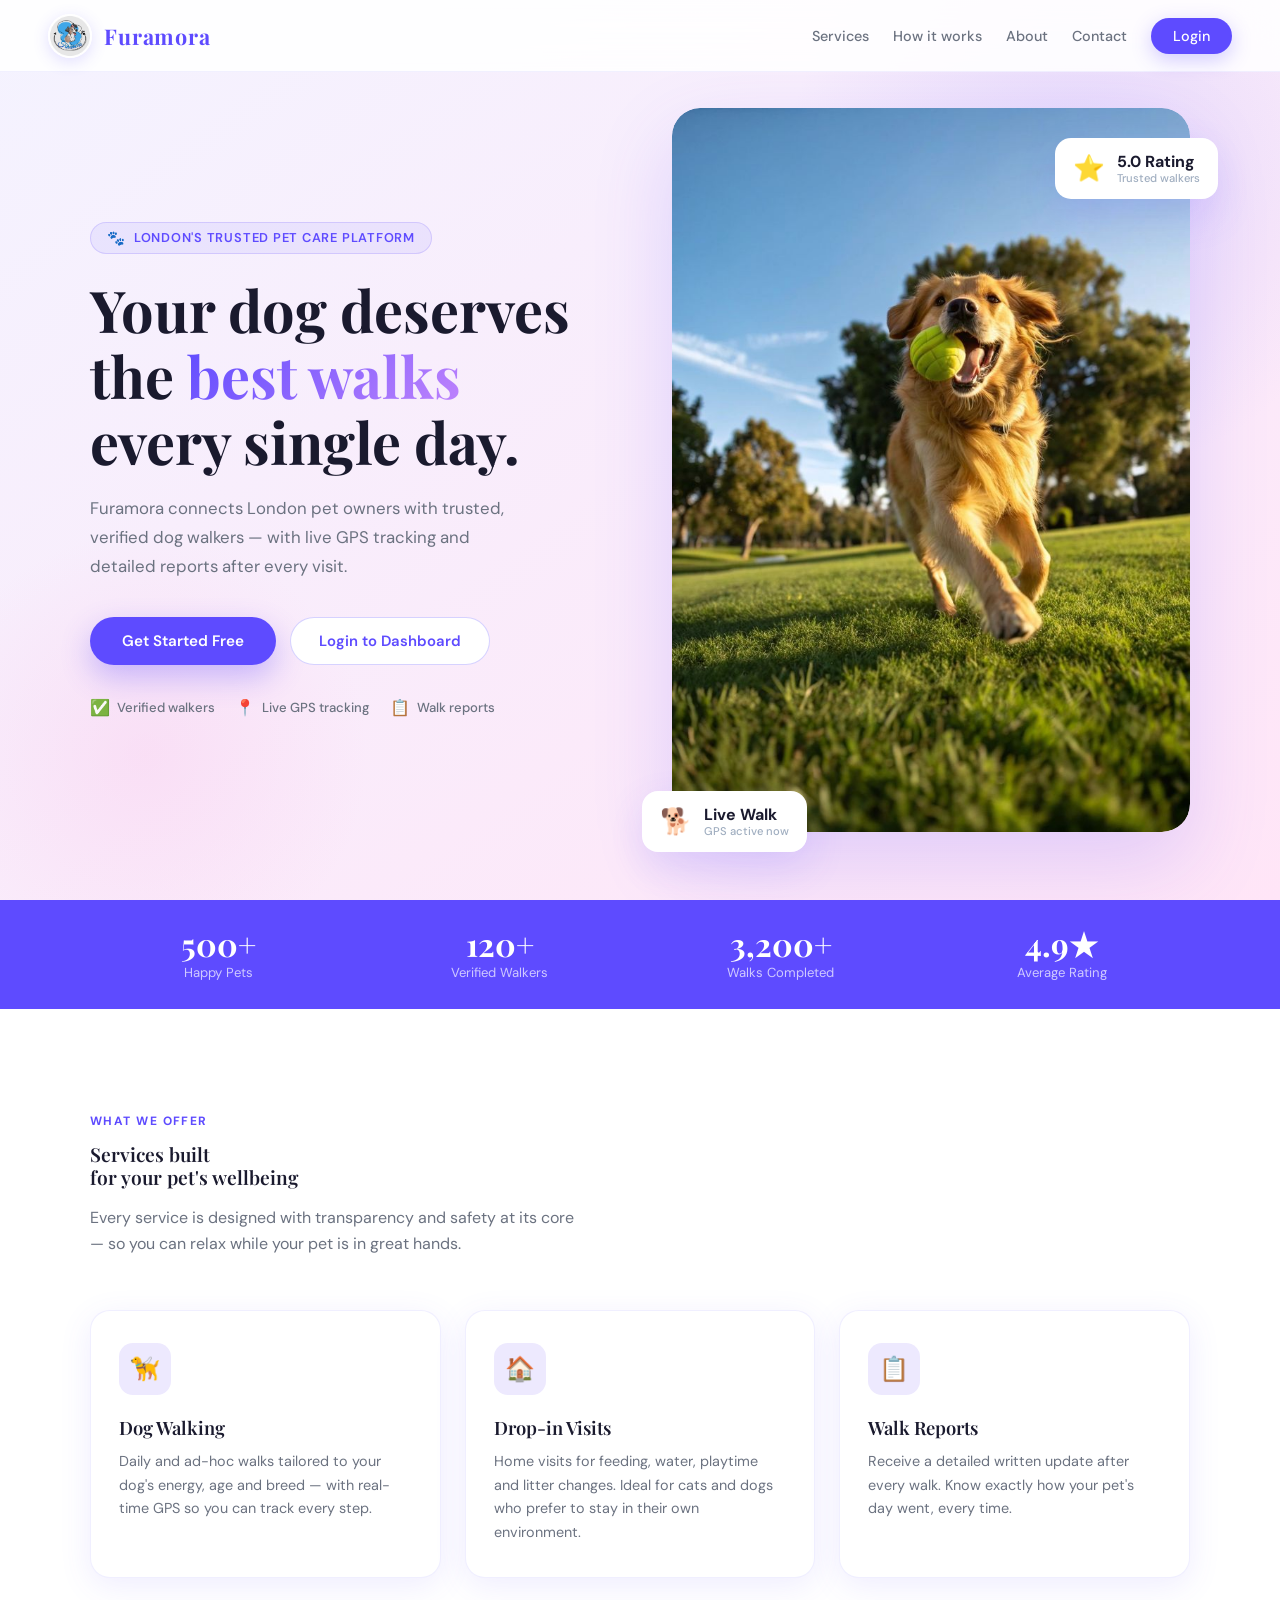
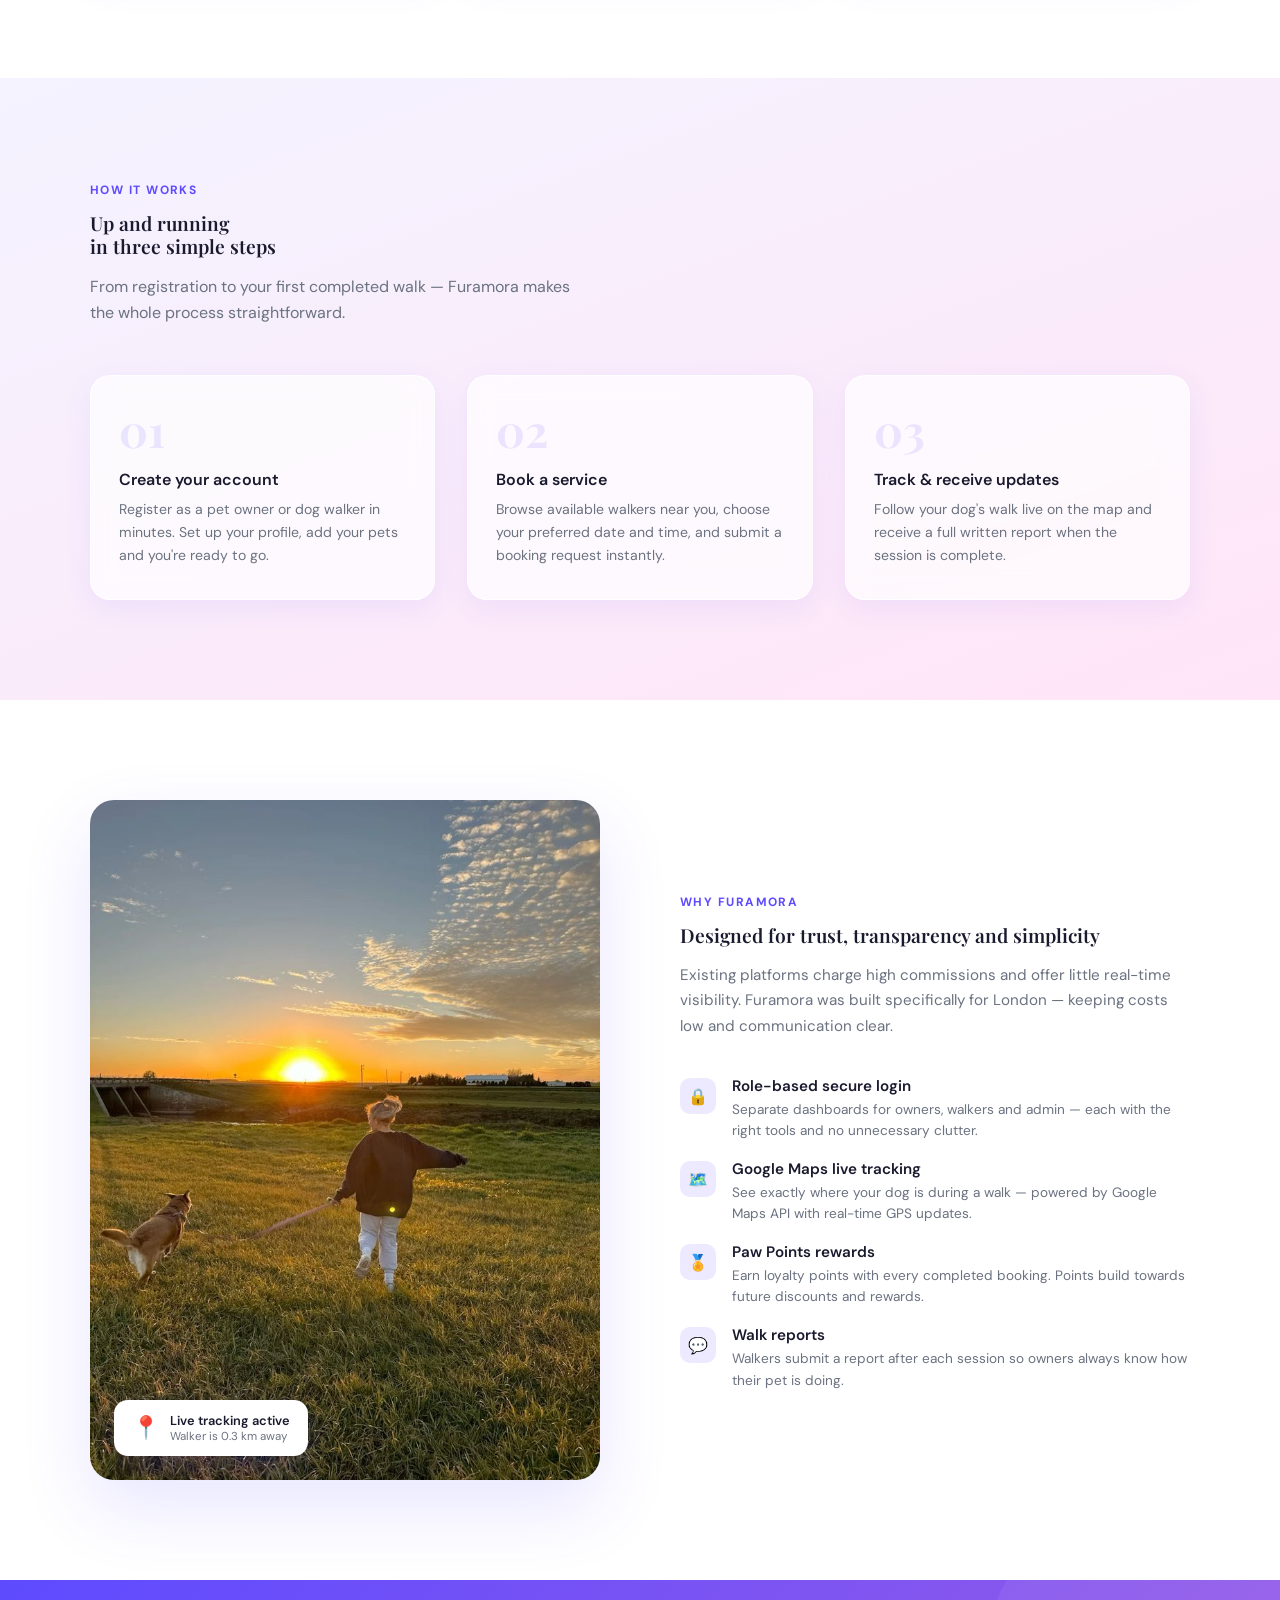
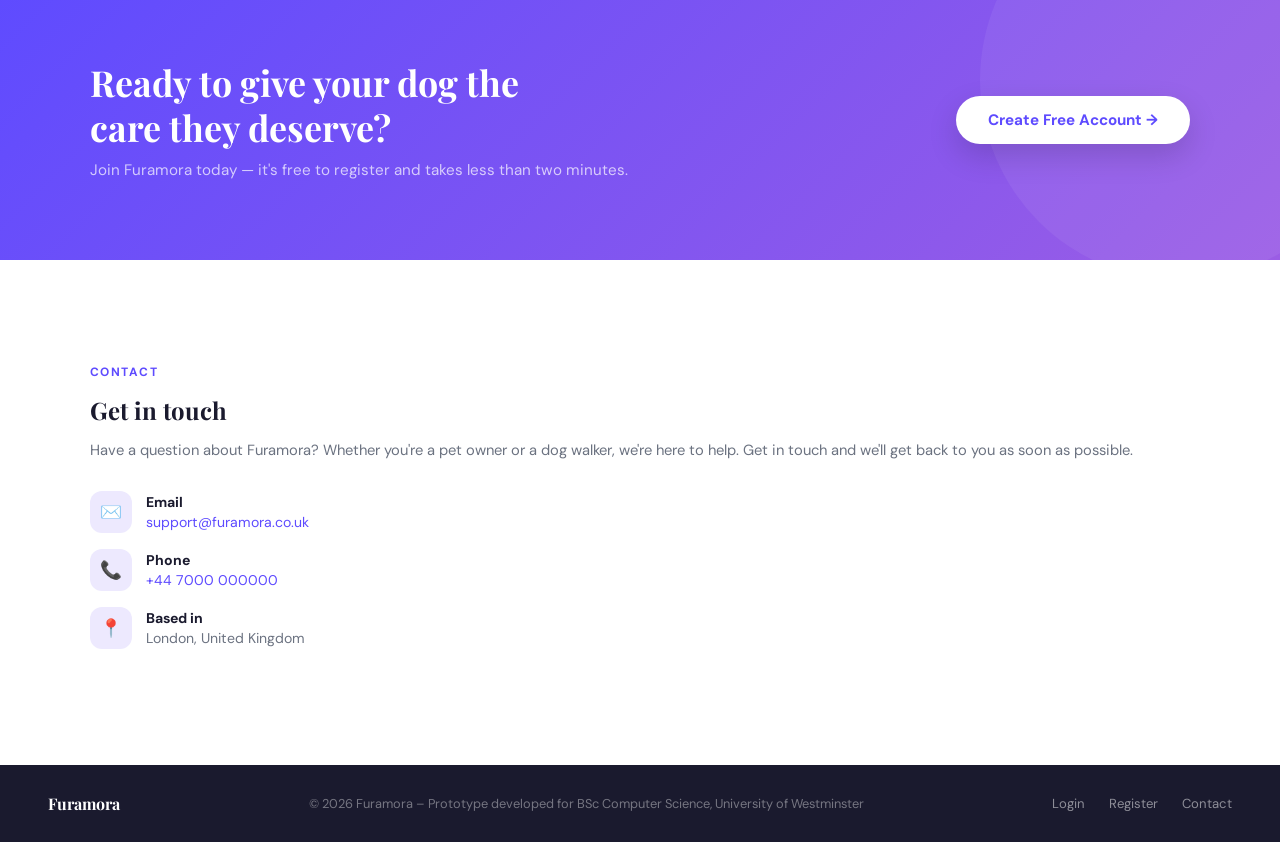
<file: home.html>
<!DOCTYPE html>
<html lang="en">
<head>
    <meta charset="UTF-8">
    <meta name="viewport" content="width=device-width, initial-scale=1.0">
    <title>Furamora – Pet Care Made Simple</title>

    <!-- Google Fonts — Display for headings and DM Sans for body text -->
    <link rel="preconnect" href="https://fonts.googleapis.com">
    <link rel="preconnect" href="https://fonts.gstatic.com" crossorigin>
    <link href="https://fonts.googleapis.com/css2?family=Playfair+Display:wght@400;600;700&family=DM+Sans:wght@300;400;500;600&display=swap" rel="stylesheet">

    <!-- Main stylesheet shared across all pages -->
    <link rel="stylesheet" href="style.css">
</head>

<body>

<!-- Fixed navigation bar at the top of the page -->
<!-- The links scroll to sections on this page using anchor IDs like #services -->
<nav>
    <div class="nav-brand">
        <img src="images/logo.png" alt="Furamora">
        <span>Furamora</span>
    </div>
    <div class="nav-links">
        <a href="#services">Services</a>
        <a href="#how">How it works</a>
        <a href="#about">About</a>
        <a href="#contact">Contact</a>
        <!-- Login button takes the user to the login page -->
        <a href="index.html" class="nav-cta">Login</a>
    </div>
</nav>

<!-- Hero section — the first thing visitors see when they land on the page -->
<section class="hero">
    <div class="hero-inner">

        <!-- Left side: main heading, description and call-to-action buttons -->
        <div class="fade-up">
            <div class="hero-eyebrow">London's trusted pet care platform</div>
            <h1 class="hero-heading">
                Your dog deserves<br>the <em>best walks</em><br>every single day.
            </h1>
            <p class="hero-sub">
                Furamora connects London pet owners with trusted, verified
                dog walkers — with live GPS tracking and detailed reports
                after every visit.
            </p>
            <!-- Two buttons: one to register, one to log in -->
            <div class="hero-actions">
                <a href="register.html" class="btn-primary">Get Started Free</a>
                <a href="index.html" class="btn-ghost">Login to Dashboard</a>
            </div>
            <!-- Small trust indicators below the buttons -->
            <div class="trust-strip">
                <div class="trust-item"><span class="trust-icon">✅</span> Verified walkers</div>
                <div class="trust-item"><span class="trust-icon">📍</span> Live GPS tracking</div>
                <div class="trust-item"><span class="trust-icon">📋</span> Walk reports</div>
            </div>
        </div>

        <!-- Right side: hero photo with two small floating info cards on top -->
        <div class="hero-visual fade-up delay-2">
            <div class="hero-img-wrap">
                <img src="images/dog-playing.jpg" alt="Happy dog running">
            </div>

            <!-- These two cards float over the image to show live features -->
            <div class="float-card float-card-left">
                <span class="float-icon">🐕</span>
                <div>
                    <div class="float-value">Live Walk</div>
                    <div class="float-label">GPS active now</div>
                </div>
            </div>
            <div class="float-card float-card-right">
                <span class="float-icon">⭐</span>
                <div>
                    <div class="float-value">5.0 Rating</div>
                    <div class="float-label">Trusted walkers</div>
                </div>
            </div>
        </div>

    </div>
</section>

<!-- Stats bar — shows platform numbers to build trust with new visitors -->
<div class="stats-bar">
    <div class="stats-inner">
        <div class="stat-item">
            <div class="stat-num">500+</div>
            <div class="stat-label">Happy Pets</div>
        </div>
        <div class="stat-item">
            <div class="stat-num">120+</div>
            <div class="stat-label">Verified Walkers</div>
        </div>
        <div class="stat-item">
            <div class="stat-num">3,200+</div>
            <div class="stat-label">Walks Completed</div>
        </div>
        <div class="stat-item">
            <div class="stat-num">4.9★</div>
            <div class="stat-label">Average Rating</div>
        </div>
    </div>
</div>

<!-- Services section — explains what Furamora offers -->
<!-- id="services" is used by the nav link to scroll here -->
<section class="services" id="services">
    <div class="section-inner">
        <span class="section-label">What we offer</span>
        <h2 class="section-title">Services built<br>for your pet's wellbeing</h2>
        <p class="section-sub">
            Every service is designed with transparency and safety at its core —
            so you can relax while your pet is in great hands.
        </p>

        <!-- Three service cards in a grid -->
        <div class="services-grid">
            <div class="service-card">
                <div class="service-icon">🦮</div>
                <h3>Dog Walking</h3>
                <p>Daily and ad-hoc walks tailored to your dog's energy, age and breed — with real-time GPS so you can track every step.</p>
            </div>
            <div class="service-card">
                <div class="service-icon">🏠</div>
                <h3>Drop-in Visits</h3>
                <p>Home visits for feeding, water, playtime and litter changes. Ideal for cats and dogs who prefer to stay in their own environment.</p>
            </div>
            <div class="service-card">
                <div class="service-icon">📋</div>
                <h3>Walk Reports</h3>
                <p>Receive a detailed written update after every walk. Know exactly how your pet's day went, every time.</p>
            </div>
        </div>
    </div>
</section>

<!-- How it works section — shows the 3 steps to get started -->
<!-- id="how" is used by the nav link to scroll here -->
<section class="how-it-works" id="how">
    <div class="section-inner">
        <span class="section-label">How it works</span>
        <h2 class="section-title">Up and running<br>in three simple steps</h2>
        <p class="section-sub" style="margin-bottom: 48px;">
            From registration to your first completed walk — Furamora makes the whole process straightforward.
        </p>

        <!-- Three step cards -->
        <div class="steps-grid">
            <div class="step">
                <div class="step-num">01</div>
                <h3>Create your account</h3>
                <p>Register as a pet owner or dog walker in minutes. Set up your profile, add your pets and you're ready to go.</p>
            </div>
            <div class="step">
                <div class="step-num">02</div>
                <h3>Book a service</h3>
                <p>Browse available walkers near you, choose your preferred date and time, and submit a booking request instantly.</p>
            </div>
            <div class="step">
                <div class="step-num">03</div>
                <h3>Track & receive updates</h3>
                <p>Follow your dog's walk live on the map and receive a full written report when the session is complete.</p>
            </div>
        </div>
    </div>
</section>

<!-- Why Furamora section — explains the key features of the platform -->
<!-- id="about" is used by the nav link to scroll here -->
<section class="why" id="about">
    <div class="why-inner">

        <!-- Left: photo with a small floating chip showing live tracking -->
        <div class="why-img">
            <img src="images/running-dog-sunset.jpg" alt="Dog walker at sunset">
            <!-- Small overlay card to show the live tracking feature visually -->
            <div class="why-chip">
                <span class="why-chip-icon">📍</span>
                <div>
                    <div class="why-chip-text">Live tracking active</div>
                    <div class="why-chip-sub">Walker is 0.3 km away</div>
                </div>
            </div>
        </div>

        <!-- Right: feature list explaining what makes Furamora different -->
        <div>
            <span class="section-label">Why Furamora</span>
            <h2 class="section-title">Designed for trust, transparency and simplicity</h2>
            <p style="font-size:0.95rem; color:var(--text-soft); line-height:1.7; margin-top:14px;">
                Existing platforms charge high commissions and offer little real-time visibility.
                Furamora was built specifically for London — keeping costs low and communication clear.
            </p>

            <!-- Four key features listed with icons -->
            <ul class="features-list">
                <li class="feature-item">
                    <div class="feature-dot">🔒</div>
                    <div>
                        <h4>Role-based secure login</h4>
                        <p>Separate dashboards for owners, walkers and admin — each with the right tools and no unnecessary clutter.</p>
                    </div>
                </li>
                <li class="feature-item">
                    <div class="feature-dot">🗺️</div>
                    <div>
                        <h4>Google Maps live tracking</h4>
                        <p>See exactly where your dog is during a walk — powered by Google Maps API with real-time GPS updates.</p>
                    </div>
                </li>
                <li class="feature-item">
                    <div class="feature-dot">🏅</div>
                    <div>
                        <h4>Paw Points rewards</h4>
                        <p>Earn loyalty points with every completed booking. Points build towards future discounts and rewards.</p>
                    </div>
                </li>
                <li class="feature-item">
                    <div class="feature-dot">💬</div>
                    <div>
                        <h4>Walk reports</h4>
                        <p>Walkers submit a report after each session so owners always know how their pet is doing.</p>
                    </div>
                </li>
            </ul>
        </div>

    </div>
</section>

<!-- CTA banner — encourages visitors to sign up -->
<section class="cta-banner">
    <div class="cta-inner">
        <div>
            <h2>Ready to give your dog the care they deserve?</h2>
            <p>Join Furamora today — it's free to register and takes less than two minutes.</p>
        </div>
        <!-- Button links to the registration page -->
        <a href="register.html" class="btn-white">Create Free Account →</a>
    </div>
</section>

<!-- Contact section — shows how to get in touch -->
<!-- id="contact" is used by the nav link and footer link to scroll here -->
<section class="contact" id="contact">
    <div class="section-inner">
        <!-- Single column layout for the contact info -->
        <div class="contact-grid" style="grid-template-columns: 1fr;">

            <div class="contact-info">
                <span class="section-label">Contact</span>
                <h3>Get in touch</h3>
                <p>
                    Have a question about Furamora? Whether you're a pet owner or a dog walker,
                    we're here to help. Get in touch and we'll get back to you as soon as possible.
                </p>

                <!-- Email contact item -->
                <div class="contact-item">
                    <div class="contact-item-icon">✉️</div>
                    <div class="contact-item-text">
                        <strong>Email</strong>
                        <a href="mailto:support@furamora.co.uk" style="color:var(--accent);">support@furamora.co.uk</a>
                    </div>
                </div>
                <!-- Phone contact item -->
                <div class="contact-item">
                    <div class="contact-item-icon">📞</div>
                    <div class="contact-item-text">
                        <strong>Phone</strong>
                        <a href="tel:+447000000000" style="color:var(--accent);">+44 7000 000000</a>
                    </div>
                </div>
                <!-- Location item -->
                <div class="contact-item">
                    <div class="contact-item-icon">📍</div>
                    <div class="contact-item-text">
                        <strong>Based in</strong>
                        London, United Kingdom
                    </div>
                </div>
            </div>

        </div>
    </div>
</section>

<!-- Footer — shown at the bottom of the page -->
<footer>
    <div class="footer-brand">Furamora</div>
    <p>© 2026 Furamora – Prototype developed for BSc Computer Science, University of Westminster</p>
    <!-- Quick links in the footer -->
    <div class="footer-links">
        <a href="index.html">Login</a>
        <a href="register.html">Register</a>
        <a href="#contact">Contact</a>
    </div>
</footer>

</body>
</html>
</file>
<file: style.css>
/* ═══════════════════════════════════════════════════════════════
   Furamora — Global Stylesheet
   Consolidated from: index.html, register.html, home.html,
   owner.html, walker.html, admin.html, report.html
   ═══════════════════════════════════════════════════════════════ */


/* ── THEME VARIABLES ───────────────────────────────────────────
   CSS custom properties shared across all pages
   ─────────────────────────────────────────────────────────────── */
:root {
    --accent:       #5e4bff;
    --accent-light: #ede9fe;
    --accent-mid:   #9b8cff;
    --pink-soft:    #ffe5f7;
    --pink-mid:     #f9bfe8;
    --bg-top:       #f4f3ff;
    --bg-bottom:    #ffe5f7;
    --white:        #ffffff;
    --text:         #1a1a2e;
    --text-soft:    #6b7280;
    --text-xsoft:   #a0aec0;
    --border:       rgba(94, 75, 255, 0.14);
    --shadow:       0 24px 60px rgba(94, 75, 255, 0.12);
    --shadow-card:  0 8px 32px rgba(94, 75, 255, 0.10);
    --radius:       20px;
    --radius-sm:    12px;
    --max:          1100px;
}

/* ── RESET ─────────────────────────────────────────────────────
   Remove default browser margins and make box-sizing consistent
   ─────────────────────────────────────────────────────────────── */
*, *::before, *::after { box-sizing: border-box; margin: 0; padding: 0; }
html { scroll-behavior: smooth; }

/* Base body styles — font, colour and no horizontal scroll */
body {
    font-family: 'DM Sans', sans-serif;
    color: var(--text);
    background: #fff;
    overflow-x: hidden;
}

/* Remove underlines from all links by default */
a { text-decoration: none; color: inherit; }


/* ── PAGE LOAD ANIMATION ───────────────────────────────────────
   Fade + slide up effect used on sections across all pages
   delay classes stagger each element so they appear one after another
   ─────────────────────────────────────────────────────────────── */
@keyframes fadeUp {
    from { opacity: 0; transform: translateY(24px); }
    to   { opacity: 1; transform: translateY(0); }
}
.fade-up { animation: fadeUp 0.7s ease both; }
.delay-1 { animation-delay: 0.10s; }
.delay-2 { animation-delay: 0.22s; }
.delay-3 { animation-delay: 0.34s; }
.delay-4 { animation-delay: 0.46s; }


/* ── DECORATIVE BACKGROUND BLOBS ───────────────────────────────
   Soft circular gradients used as background decoration
   Applied to index.html, register.html via class="blob-bg"
   ::before is top-right blob, ::after is bottom-left blob
   ─────────────────────────────────────────────────────────────── */
body.blob-bg {
    min-height: 100vh;
    background: linear-gradient(145deg, var(--bg-top) 0%, var(--bg-bottom) 100%);
    display: flex;
    flex-direction: column;
}
body.blob-bg::before {
    content: '';
    position: fixed; top: -120px; right: -100px;
    width: 520px; height: 520px; border-radius: 50%;
    background: radial-gradient(circle, rgba(155,140,255,0.2), transparent 70%);
    pointer-events: none; z-index: 0;
}
body.blob-bg::after {
    content: '';
    position: fixed; bottom: -80px; left: -80px;
    width: 400px; height: 400px; border-radius: 50%;
    background: radial-gradient(circle, rgba(249,191,232,0.28), transparent 70%);
    pointer-events: none; z-index: 0;
}

/* Dashboard pages: gradient background, no flex column */
body.dashboard-bg {
    background: linear-gradient(160deg, var(--bg-top) 0%, var(--bg-bottom) 100%);
    min-height: 100vh;
}

/* Report page: gradient + flex column + smaller blobs */
body.report-bg {
    background: linear-gradient(160deg, var(--bg-top) 0%, var(--bg-bottom) 100%);
    min-height: 100vh;
    display: flex;
    flex-direction: column;
}
body.report-bg::before {
    content: '';
    position: fixed; top: -100px; right: -80px;
    width: 480px; height: 480px; border-radius: 50%;
    background: radial-gradient(circle, rgba(155,140,255,0.18), transparent 70%);
    pointer-events: none; z-index: 0;
}
body.report-bg::after {
    content: '';
    position: fixed; bottom: -60px; left: -60px;
    width: 380px; height: 380px; border-radius: 50%;
    background: radial-gradient(circle, rgba(249,191,232,0.24), transparent 70%);
    pointer-events: none; z-index: 0;
}


/* ══════════════════════════════════════════════════════════════
   NAVIGATION
   ══════════════════════════════════════════════════════════════ */

/* Fixed nav bar — stays at the top while scrolling (home.html, dashboard pages) */
nav {
    position: fixed; top: 0; left: 0; right: 0; z-index: 100;
    display: flex; align-items: center; justify-content: space-between;
    padding: 0 48px; height: 72px;
    background: rgba(255,255,255,0.88);
    backdrop-filter: blur(18px);
    border-bottom: 1px solid rgba(94,75,255,0.08);
}

/* Static nav — scrolls with the page (index.html, register.html, report.html) */
nav.nav-static {
    position: relative;
    z-index: 10;
    background: rgba(255,255,255,0.82);
}

/* Brand logo + site name in the left side of the nav */
.nav-brand { display: flex; align-items: center; gap: 12px; }

.nav-brand img {
    width: 44px; height: 44px; border-radius: 50%;
    object-fit: contain;
    box-shadow: 0 4px 16px rgba(94,75,255,0.18);
}

.nav-brand span {
    font-family: 'Playfair Display', serif;
    font-size: 1.35rem; font-weight: 700;
    color: var(--accent); letter-spacing: 0.04em;
}

/* Link groups on the right side of the nav */
.nav-links,
.nav-right {
    display: flex; align-items: center; gap: 24px;
}

.nav-links a,
.nav-right a {
    font-size: 0.9rem; font-weight: 500;
    color: var(--text-soft); transition: color 0.2s;
}
.nav-links a:hover,
.nav-right a:hover { color: var(--accent); }

/* Primary CTA button in the nav (e.g. Get Started, Login) */
.nav-cta {
    background: var(--accent) !important;
    color: #fff !important;
    padding: 9px 22px; border-radius: 999px;
    font-weight: 600; font-size: 0.88rem;
    box-shadow: 0 6px 20px rgba(94,75,255,0.28);
    transition: transform 0.18s, box-shadow 0.18s !important;
}
.nav-cta:hover {
    transform: translateY(-1px) !important;
    box-shadow: 0 10px 28px rgba(94,75,255,0.38) !important;
    color: #fff !important;
    text-decoration: none !important;
}

/* Logout button in the nav (dashboard pages) */
.nav-logout {
    background: var(--accent); color: #fff !important;
    padding: 9px 22px; border-radius: 999px;
    font-weight: 600; font-size: 0.88rem;
    box-shadow: 0 6px 20px rgba(94,75,255,0.28);
    transition: transform 0.18s, box-shadow 0.18s;
}
.nav-logout:hover {
    transform: translateY(-1px);
    box-shadow: 0 10px 28px rgba(94,75,255,0.38);
}

/* Back to Dashboard button (report.html) */
.nav-back {
    display: inline-flex; align-items: center; gap: 6px;
    background: var(--accent-light); color: var(--accent) !important;
    padding: 8px 18px; border-radius: 999px;
    font-weight: 600; font-size: 0.88rem;
    transition: background 0.18s;
}
.nav-back:hover { background: #ddd6fe; text-decoration: none !important; }

/* Small "Admin" pill shown next to the brand on admin.html */
.nav-admin-badge {
    background: var(--accent-light); color: var(--accent);
    border-radius: 999px; padding: 4px 12px;
    font-size: 0.75rem; font-weight: 700;
    letter-spacing: 0.06em; text-transform: uppercase;
}

/* ── ACCOUNT DROPDOWN (owner.html, walker.html) ──────────────
   The "My Account" button and its hidden dropdown menu
   JS adds the .open class to show the dropdown
   ─────────────────────────────────────────────────────────── */
.nav-account-menu { position: relative; }

.nav-account-btn {
    display: flex; align-items: center; gap: 7px;
    background: rgba(94,75,255,0.08); color: var(--accent);
    padding: 9px 16px; border-radius: 999px;
    font-family: 'DM Sans', sans-serif;
    font-size: 0.88rem; font-weight: 600;
    border: 1.5px solid rgba(94,75,255,0.18);
    cursor: pointer; transition: background 0.18s, border-color 0.18s;
}
.nav-account-btn:hover {
    background: rgba(94,75,255,0.14);
    border-color: rgba(94,75,255,0.32);
}

/* Chevron arrow rotates when the dropdown is open */
.nav-account-btn .chevron {
    font-size: 0.65rem;
    transition: transform 0.2s;
    display: inline-block;
}
.nav-account-menu.open .chevron { transform: rotate(180deg); }

/* The dropdown panel — hidden until .open is added by JS */
.nav-account-dropdown {
    display: none;
    position: absolute; top: calc(100% + 10px); right: 0;
    background: #fff;
    border: 1px solid rgba(94,75,255,0.12);
    border-radius: 14px;
    box-shadow: 0 12px 36px rgba(94,75,255,0.14);
    min-width: 190px;
    overflow: hidden;
    z-index: 200;
}
.nav-account-menu.open .nav-account-dropdown { display: block; }

/* Items inside the dropdown (links and buttons) */
.nav-account-dropdown a,
.nav-account-dropdown button {
    display: block; width: 100%;
    padding: 12px 18px;
    font-family: 'DM Sans', sans-serif;
    font-size: 0.88rem; font-weight: 500;
    color: var(--text); text-align: left;
    background: none; border: none; cursor: pointer;
    text-decoration: none;
    transition: background 0.15s;
}
.nav-account-dropdown a:hover,
.nav-account-dropdown button:hover { background: var(--accent-light); }

/* Thin divider line between dropdown items */
.nav-dropdown-divider {
    border: none;
    border-top: 1px solid rgba(94,75,255,0.08);
    margin: 0;
}

/* Delete Account button is red to make it feel destructive */
.nav-dropdown-delete { color: #dc2626 !important; }
.nav-dropdown-delete:hover { background: #fee2e2 !important; }


/* ══════════════════════════════════════════════════════════════
   HOME PAGE (home.html)
   ══════════════════════════════════════════════════════════════ */

/* ── HERO ──────────────────────────────────────────────────────
   Full-height hero section at the top of home.html
   Split into two columns: text on the left, image on the right
   ─────────────────────────────────────────────────────────────── */
.hero {
    min-height: 100vh;
    display: flex; align-items: center;
    padding: 100px 48px 60px;
    background: linear-gradient(145deg, var(--bg-top) 0%, var(--bg-bottom) 100%);
    position: relative; overflow: hidden;
}

/* Decorative blobs behind the hero content */
.hero::before {
    content: '';
    position: absolute; top: -120px; right: -100px;
    width: 600px; height: 600px; border-radius: 50%;
    background: radial-gradient(circle, rgba(155,140,255,0.22), transparent 70%);
    pointer-events: none;
}
.hero::after {
    content: '';
    position: absolute; bottom: -80px; left: -80px;
    width: 450px; height: 450px; border-radius: 50%;
    background: radial-gradient(circle, rgba(249,191,232,0.3), transparent 70%);
    pointer-events: none;
}

/* Two-column grid inside the hero */
.hero-inner {
    max-width: var(--max); margin: 0 auto;
    display: grid; grid-template-columns: 1fr 1fr;
    gap: 64px; align-items: center;
    position: relative; z-index: 1;
}

/* Small pill label above the hero heading */
.hero-eyebrow {
    display: inline-flex; align-items: center; gap: 8px;
    background: rgba(94,75,255,0.08);
    border: 1px solid rgba(94,75,255,0.18);
    border-radius: 999px; padding: 6px 16px;
    font-size: 0.8rem; font-weight: 600;
    color: var(--accent); letter-spacing: 0.06em;
    text-transform: uppercase; margin-bottom: 22px;
}
.hero-eyebrow::before { content: '🐾'; font-size: 0.9rem; }

/* Large hero heading — clamp() scales it with the viewport width */
.hero-heading {
    font-family: 'Playfair Display', serif;
    font-size: clamp(2.6rem, 4.5vw, 3.6rem);
    font-weight: 700; line-height: 1.15;
    color: var(--text); margin-bottom: 20px;
}

/* Gradient text effect on the highlighted word in the heading */
.hero-heading em {
    font-style: normal;
    background: linear-gradient(135deg, var(--accent), #c084fc);
    -webkit-background-clip: text;
    -webkit-text-fill-color: transparent;
    background-clip: text;
}

/* Subtitle paragraph below the heading */
.hero-sub {
    font-size: 1.05rem; font-weight: 400;
    color: var(--text-soft); line-height: 1.72;
    max-width: 440px; margin-bottom: 36px;
}

/* Row of CTA buttons */
.hero-actions {
    display: flex; gap: 14px; flex-wrap: wrap; align-items: center;
}

/* Main purple CTA button — used across multiple pages */
.btn-primary {
    background: var(--accent); color: #fff;
    padding: 14px 32px; border-radius: 999px;
    font-size: 0.95rem; font-weight: 600;
    box-shadow: 0 12px 30px rgba(94,75,255,0.32);
    transition: transform 0.18s, box-shadow 0.18s;
    border: none; cursor: pointer;
    display: inline-flex; align-items: center; gap: 8px;
}
.btn-primary:hover {
    transform: translateY(-2px);
    box-shadow: 0 18px 40px rgba(94,75,255,0.42);
    color: #fff; text-decoration: none;
}

/* Ghost button — white background with purple border */
.btn-ghost {
    background: #fff; color: var(--accent);
    padding: 13px 28px; border-radius: 999px;
    font-size: 0.93rem; font-weight: 600;
    border: 1.5px solid rgba(94,75,255,0.25);
    transition: border-color 0.18s, background 0.18s;
    cursor: pointer;
}
.btn-ghost:hover {
    border-color: var(--accent);
    background: rgba(94,75,255,0.04);
    text-decoration: none;
}

/* Row of small trust badges below the CTA buttons */
.trust-strip {
    display: flex; align-items: center; gap: 20px;
    margin-top: 32px;
}
.trust-item {
    display: flex; align-items: center; gap: 7px;
    font-size: 0.82rem; font-weight: 500; color: var(--text-soft);
}
.trust-icon { font-size: 1rem; }

/* Right side of hero — the photo */
.hero-visual { position: relative; }

.hero-img-wrap {
    border-radius: 28px; overflow: hidden;
    box-shadow: 0 32px 80px rgba(94,75,255,0.18);
    position: relative;
}
.hero-img-wrap img { width: 100%; display: block; border-radius: 28px; }

/* Floating cards that sit on top of the hero image — animated up and down */
.float-card {
    position: absolute;
    background: #fff; border-radius: 16px;
    padding: 14px 18px;
    box-shadow: 0 16px 40px rgba(94,75,255,0.14);
    display: flex; align-items: center; gap: 12px;
    animation: float 3.5s ease-in-out infinite;
}
@keyframes float {
    0%, 100% { transform: translateY(0); }
    50%       { transform: translateY(-8px); }
}
/* Position the two floating cards — one bottom-left, one top-right */
.float-card-left  { bottom: -20px; left: -30px; }
.float-card-right { top: 30px; right: -28px; animation-delay: 1.2s; }

.float-icon  { font-size: 1.6rem; }
.float-label { font-size: 0.7rem; color: var(--text-xsoft); font-weight: 500; }
.float-value { font-size: 1rem; font-weight: 700; color: var(--text); line-height: 1.2; }

/* ── STATS BAR ─────────────────────────────────────────────────
   Purple bar below the hero showing platform numbers
   ─────────────────────────────────────────────────────────────── */
.stats-bar { background: var(--accent); padding: 28px 48px; }

.stats-inner {
    max-width: var(--max); margin: 0 auto;
    display: grid; grid-template-columns: repeat(4, 1fr);
    gap: 24px;
}
.stat-item { text-align: center; }
.stat-num {
    font-family: 'Playfair Display', serif;
    font-size: 2rem; font-weight: 700; color: #fff; line-height: 1;
}
.stat-label { font-size: 0.82rem; color: rgba(255,255,255,0.7); margin-top: 4px; }

/* ── SHARED SECTION HELPERS ────────────────────────────────────
   Reused on all sections of home.html
   ─────────────────────────────────────────────────────────────── */
.section-inner { max-width: var(--max); margin: 0 auto; }

/* Small uppercase label above section headings */
.section-label {
    display: inline-block;
    font-size: 0.75rem; font-weight: 700;
    letter-spacing: 0.12em; text-transform: uppercase;
    color: var(--accent); margin-bottom: 14px;
}

/* Section heading — scales with viewport width */
.section-title {
    font-family: 'Playfair Display', serif;
    font-size: clamp(1.9rem, 3vw, 2.6rem);
    font-weight: 700; color: var(--text);
    line-height: 1.2; margin-bottom: 12px;
}

/* Paragraph of text below a section heading */
.section-sub {
    font-size: 1rem; color: var(--text-soft);
    max-width: 500px; line-height: 1.65; margin-bottom: 52px;
}

/* ── SERVICES ──────────────────────────────────────────────────
   Three service cards in a row
   ─────────────────────────────────────────────────────────────── */
.services { padding: 100px 48px; background: #fff; }

.services-grid {
    display: grid; grid-template-columns: repeat(3, 1fr);
    gap: 24px;
}

/* Each service card lifts on hover with a purple top border that fades in */
.service-card {
    background: var(--white);
    border: 1px solid rgba(94,75,255,0.09);
    border-radius: var(--radius); padding: 32px 28px;
    box-shadow: var(--shadow-card);
    transition: transform 0.22s, box-shadow 0.22s, border-color 0.22s;
    position: relative; overflow: hidden;
}
.service-card::before {
    content: '';
    position: absolute; top: 0; left: 0; right: 0; height: 3px;
    background: linear-gradient(90deg, var(--accent), #c084fc);
    opacity: 0; transition: opacity 0.22s;
}
.service-card:hover {
    transform: translateY(-6px);
    box-shadow: 0 24px 60px rgba(94,75,255,0.16);
    border-color: rgba(94,75,255,0.2);
}
.service-card:hover::before { opacity: 1; }

/* Icon box at the top of each service card */
.service-icon {
    width: 52px; height: 52px; border-radius: 14px;
    background: var(--accent-light);
    display: flex; align-items: center; justify-content: center;
    font-size: 1.5rem; margin-bottom: 20px;
}
.service-card h3 {
    font-family: 'Playfair Display', serif;
    font-size: 1.15rem; font-weight: 600;
    margin-bottom: 10px; color: var(--text);
}
.service-card p { font-size: 0.9rem; color: var(--text-soft); line-height: 1.65; }

/* ── HOW IT WORKS ──────────────────────────────────────────────
   Three numbered steps
   ─────────────────────────────────────────────────────────────── */
.how-it-works {
    padding: 100px 48px;
    background: linear-gradient(160deg, var(--bg-top), var(--bg-bottom));
}

.steps-grid {
    display: grid; grid-template-columns: repeat(3, 1fr);
    gap: 32px;
}

/* Each step card has a large faded step number at the top */
.step {
    display: flex; flex-direction: column; align-items: flex-start;
    padding: 32px 28px;
    background: rgba(255,255,255,0.7);
    backdrop-filter: blur(12px);
    border: 1px solid rgba(255,255,255,0.9);
    border-radius: var(--radius);
    box-shadow: 0 8px 28px rgba(94,75,255,0.08);
}
.step-num {
    font-family: 'Playfair Display', serif;
    font-size: 2.8rem; font-weight: 700;
    color: rgba(94,75,255,0.12); line-height: 1; margin-bottom: 16px;
}
.step h3 { font-size: 1rem; font-weight: 600; color: var(--text); margin-bottom: 8px; }
.step p  { font-size: 0.88rem; color: var(--text-soft); line-height: 1.65; }

/* ── WHY FURAMORA ──────────────────────────────────────────────
   Two-column section: image left, features list right
   ─────────────────────────────────────────────────────────────── */
.why { padding: 100px 48px; background: #fff; }

.why-inner {
    max-width: var(--max); margin: 0 auto;
    display: grid; grid-template-columns: 1fr 1fr;
    gap: 80px; align-items: center;
}

/* Photo with rounded corners */
.why-img {
    border-radius: 24px; overflow: hidden;
    box-shadow: 0 28px 70px rgba(94,75,255,0.14);
    position: relative;
}
.why-img img { width: 100%; display: block; }

/* Small floating chip over the photo showing "Live tracking active" */
.why-chip {
    position: absolute; bottom: 24px; left: 24px;
    background: #fff; border-radius: 14px; padding: 12px 18px;
    box-shadow: 0 12px 32px rgba(94,75,255,0.16);
    display: flex; align-items: center; gap: 10px;
}
.why-chip-icon { font-size: 1.4rem; }
.why-chip-text { font-size: 0.8rem; font-weight: 600; color: var(--text); }
.why-chip-sub  { font-size: 0.72rem; color: var(--text-soft); }

/* Vertical list of features on the right side */
.features-list { list-style: none; display: flex; flex-direction: column; gap: 18px; margin-top: 36px; }

.feature-item { display: flex; align-items: flex-start; gap: 16px; }

/* Icon box for each feature */
.feature-dot {
    width: 36px; height: 36px; min-width: 36px;
    border-radius: 10px; background: var(--accent-light);
    display: flex; align-items: center; justify-content: center;
    font-size: 1rem; margin-top: 2px;
}
.feature-item h4 { font-size: 0.95rem; font-weight: 600; color: var(--text); margin-bottom: 3px; }
.feature-item p  { font-size: 0.85rem; color: var(--text-soft); line-height: 1.55; }

/* ── CTA BANNER ────────────────────────────────────────────────
   Purple gradient banner prompting visitors to sign up
   ─────────────────────────────────────────────────────────────── */
.cta-banner {
    padding: 80px 48px;
    background: linear-gradient(135deg, var(--accent) 0%, #9b5de5 100%);
    position: relative; overflow: hidden;
}
/* Decorative circle in the top-right corner of the banner */
.cta-banner::before {
    content: '';
    position: absolute; top: -100px; right: -100px;
    width: 400px; height: 400px; border-radius: 50%;
    background: rgba(255,255,255,0.06);
}

/* Content inside the banner — text left, button right */
.cta-inner {
    max-width: var(--max); margin: 0 auto;
    display: flex; align-items: center;
    justify-content: space-between; gap: 40px;
    position: relative; z-index: 1;
}
.cta-inner h2 {
    font-family: 'Playfair Display', serif;
    font-size: clamp(1.8rem, 2.8vw, 2.4rem);
    font-weight: 700; color: #fff;
    line-height: 1.25; max-width: 500px;
}
.cta-inner p { color: rgba(255,255,255,0.7); margin-top: 10px; font-size: 0.95rem; }

/* White button used on the CTA banner */
.btn-white {
    background: #fff; color: var(--accent);
    padding: 14px 32px; border-radius: 999px;
    font-size: 0.95rem; font-weight: 700;
    box-shadow: 0 12px 30px rgba(0,0,0,0.15);
    white-space: nowrap;
    transition: transform 0.18s, box-shadow 0.18s;
}
.btn-white:hover {
    transform: translateY(-2px);
    box-shadow: 0 18px 40px rgba(0,0,0,0.2);
    text-decoration: none;
}

/* ── CONTACT ───────────────────────────────────────────────────
   Contact info section at the bottom of home.html
   ─────────────────────────────────────────────────────────────── */
.contact { padding: 100px 48px; background: #fff; }

.contact-grid {
    display: grid; grid-template-columns: 1fr 1fr;
    gap: 60px; align-items: start;
}
.contact-info h3 {
    font-family: 'Playfair Display', serif;
    font-size: 1.5rem; margin-bottom: 12px;
}
.contact-info p {
    font-size: 0.92rem; color: var(--text-soft);
    line-height: 1.7; margin-bottom: 28px;
}
/* Each contact item (email, phone, location) */
.contact-item {
    display: flex; align-items: center; gap: 14px;
    margin-bottom: 16px;
}
.contact-item-icon {
    width: 42px; height: 42px; border-radius: 12px;
    background: var(--accent-light);
    display: flex; align-items: center; justify-content: center;
    font-size: 1.1rem;
}
.contact-item-text { font-size: 0.88rem; color: var(--text-soft); }
.contact-item-text strong { display: block; color: var(--text); margin-bottom: 2px; }

.contact-note {
    background: linear-gradient(135deg, var(--bg-top), var(--bg-bottom));
    border-radius: var(--radius); padding: 36px 32px;
    border: 1px solid rgba(94,75,255,0.1);
}
.contact-note h4 {
    font-family: 'Playfair Display', serif;
    font-size: 1.2rem; margin-bottom: 10px;
}
.contact-note p { font-size: 0.88rem; color: var(--text-soft); line-height: 1.65; }

.note-tag {
    display: inline-block; margin-top: 18px;
    background: var(--accent); color: #fff;
    border-radius: 999px; padding: 6px 18px;
    font-size: 0.78rem; font-weight: 600;
}

/* Footer links row on home.html */
.footer-links { display: flex; gap: 24px; }
.footer-links a { font-size: 0.82rem; color: rgba(255,255,255,0.5); transition: color 0.2s; }
.footer-links a:hover { color: #fff; }


/* ══════════════════════════════════════════════════════════════
   LOGIN & REGISTER PAGES (index.html, register.html)
   ══════════════════════════════════════════════════════════════ */

/* Two-column layout: left branding panel + right form card */
.page-body {
    flex: 1;
    display: grid;
    grid-template-columns: 1fr 1fr;
    max-width: 1000px;
    width: 100%;
    margin: 0 auto;
    padding: 60px 32px;
    gap: 60px;
    align-items: center;
    position: relative; z-index: 1;
}

/* Small pill label above the left panel heading */
.eyebrow {
    display: inline-flex; align-items: center; gap: 8px;
    background: rgba(94,75,255,0.08);
    border: 1px solid rgba(94,75,255,0.16);
    border-radius: 999px; padding: 6px 16px;
    font-size: 0.78rem; font-weight: 600;
    color: var(--accent); letter-spacing: 0.06em;
    text-transform: uppercase; margin-bottom: 22px;
}

/* Left panel headings with gradient on the em word */
.left-panel h1 {
    font-family: 'Playfair Display', serif;
    font-size: clamp(2rem, 3.5vw, 2.8rem);
    font-weight: 700; line-height: 1.2;
    color: var(--text); margin-bottom: 14px;
}
.left-panel h1 em {
    font-style: normal;
    background: linear-gradient(135deg, var(--accent), #c084fc);
    -webkit-background-clip: text;
    -webkit-text-fill-color: transparent;
    background-clip: text;
}
.left-panel p {
    font-size: 0.97rem; color: var(--text-soft);
    line-height: 1.72; margin-bottom: 32px;
}

/* Feature tick list shown on the login page */
.feature-list { list-style: none; display: flex; flex-direction: column; gap: 14px; }
.feature-list li {
    display: flex; align-items: center; gap: 12px;
    font-size: 0.9rem; color: var(--text-soft); font-weight: 500;
}
.feature-tick {
    width: 28px; height: 28px; border-radius: 8px;
    background: var(--accent-light); color: var(--accent);
    display: flex; align-items: center; justify-content: center;
    font-size: 0.85rem; flex-shrink: 0;
}

/* Role explanation cards shown on the register page */
.role-cards { display: flex; flex-direction: column; gap: 12px; }
.role-card {
    display: flex; align-items: flex-start; gap: 14px;
    background: rgba(255,255,255,0.7);
    backdrop-filter: blur(8px);
    border: 1px solid rgba(255,255,255,0.95);
    border-radius: 16px; padding: 16px 18px;
    box-shadow: 0 4px 16px rgba(94,75,255,0.08);
    transition: border-color 0.2s, box-shadow 0.2s;
}
.role-card:hover {
    border-color: rgba(94,75,255,0.2);
    box-shadow: 0 8px 24px rgba(94,75,255,0.12);
}
.role-card-icon {
    width: 40px; height: 40px; border-radius: 12px;
    background: var(--accent-light);
    display: flex; align-items: center; justify-content: center;
    font-size: 1.2rem; flex-shrink: 0;
}
.role-card h4 { font-size: 0.92rem; font-weight: 600; color: var(--text); margin-bottom: 3px; }
.role-card p  { font-size: 0.82rem; color: var(--text-soft); line-height: 1.5; margin: 0; }

/* The login and register form cards on the right side */
.login-card,
.register-card {
    background: rgba(255,255,255,0.88);
    backdrop-filter: blur(18px);
    border: 1px solid rgba(255,255,255,0.95);
    border-radius: var(--radius);
    padding: 40px 36px;
    box-shadow: 0 24px 60px rgba(94,75,255,0.14);
    width: 100%;
}
.login-card h2,
.register-card h2 {
    font-family: 'Playfair Display', serif;
    font-size: 1.6rem; font-weight: 700;
    color: var(--text); margin-bottom: 6px;
}

/* ── FORM FIELDS ───────────────────────────────────────────────
   Input, select, textarea styles shared across all pages
   ─────────────────────────────────────────────────────────────── */
.form-group { margin-bottom: 18px; }

label {
    display: block;
    font-size: 0.82rem; font-weight: 600;
    color: var(--text); margin-bottom: 7px;
}

/* Dashboard pages need a bit more spacing around labels */
.page-wrap label {
    margin-bottom: 6px; margin-top: 14px;
}

/* Wrapper that positions the emoji icon inside the input */
.input-wrap { position: relative; }

.input-icon {
    position: absolute; left: 14px; top: 50%;
    transform: translateY(-50%);
    font-size: 1rem; pointer-events: none;
    color: var(--text-xsoft);
}

/* All text inputs — shared style with left padding for the icon */
input[type="text"],
input[type="email"],
input[type="password"],
input[type="date"],
input[type="time"],
textarea,
select {
    width: 100%;
    padding: 11px 14px 11px 42px;
    border-radius: var(--radius-sm);
    border: 1.5px solid rgba(94,75,255,0.15);
    background: #fff;
    font-family: 'DM Sans', sans-serif;
    font-size: 0.92rem; color: var(--text);
    outline: none;
    transition: border-color 0.18s, box-shadow 0.18s;
}

/* Dashboard inputs have no emoji icon, so remove the left padding offset */
.page-wrap input[type="text"],
.page-wrap input[type="date"],
.page-wrap input[type="time"],
.page-wrap textarea,
.page-wrap select {
    padding: 10px 14px;
    font-size: 0.9rem;
}

/* Admin filter dropdowns also have no icon */
.filter-row select { padding: 9px 14px; font-size: 0.88rem; }

/* Purple ring on focus */
input:focus, textarea:focus, select:focus {
    border-color: var(--accent);
    box-shadow: 0 0 0 3px rgba(94,75,255,0.1);
}

textarea { resize: vertical; min-height: 80px; }
select   { cursor: pointer; }

/* Password strength bar (register.html) — fills and changes colour as user types */
.strength-bar-wrap {
    margin-top: 8px; height: 4px; border-radius: 999px;
    background: rgba(94,75,255,0.1); overflow: hidden;
}
.strength-bar {
    height: 100%; border-radius: 999px;
    width: 0%; transition: width 0.3s, background 0.3s;
}
.strength-hint {
    font-size: 0.75rem; color: var(--text-xsoft);
    margin-top: 5px; display: block;
}

/* Two equal columns side by side — used for date + time on owner.html */
.form-row {
    display: grid; grid-template-columns: 1fr 1fr;
    gap: 14px;
}

/* Full-width Login and Register submit buttons */
.btn-login,
.btn-register {
    width: 100%; padding: 13px;
    background: var(--accent); color: #fff;
    border: none; border-radius: 999px;
    font-family: 'DM Sans', sans-serif;
    font-size: 0.97rem; font-weight: 600;
    cursor: pointer; margin-top: 8px;
    box-shadow: 0 10px 28px rgba(94,75,255,0.3);
    transition: transform 0.18s, box-shadow 0.18s;
}
.btn-login:hover,
.btn-register:hover {
    transform: translateY(-2px);
    box-shadow: 0 16px 36px rgba(94,75,255,0.4);
}

/* Thin divider line inside form cards */
.card-divider {
    border: none;
    border-top: 1px solid rgba(94,75,255,0.08);
    margin: 24px 0 18px;
}

/* Subtitle text below the card heading */
.card-sub {
    font-size: 0.88rem; color: var(--text-soft);
    margin-bottom: 28px; line-height: 1.5;
}
/* "New to Furamora? Create account" text at the bottom of the form */
.card-footer-text {
    text-align: center;
    font-size: 0.88rem; color: var(--text-soft);
}
.card-footer-text a { color: var(--accent); font-weight: 600; }
.card-footer-text a:hover { text-decoration: underline; }


/* ══════════════════════════════════════════════════════════════
   DASHBOARD PAGES (owner.html, walker.html, admin.html)
   ══════════════════════════════════════════════════════════════ */

/* Main content wrapper — centres content and adds top padding below nav */
.page-wrap {
    max-width: 1100px;
    margin: 0 auto;
    padding: 100px 32px 60px;
}

/* ── PAGE HEADER ────────────────────────────────────────────────
   Title and description at the top of each dashboard
   ─────────────────────────────────────────────────────────────── */
.page-header { margin-bottom: 36px; }

/* Small uppercase label above the page title */
.page-label {
    display: inline-block;
    font-size: 0.75rem; font-weight: 700;
    letter-spacing: 0.12em; text-transform: uppercase;
    color: var(--accent); margin-bottom: 10px;
}
.page-header h1 {
    font-family: 'Playfair Display', serif;
    font-size: 2.2rem; font-weight: 700;
    color: var(--text); line-height: 1.2;
}
.page-header p {
    font-size: 0.97rem; color: var(--text-soft);
    margin-top: 8px; line-height: 1.6;
}

/* ── GRID LAYOUTS ───────────────────────────────────────────────
   Used to arrange cards in rows across the dashboards
   ─────────────────────────────────────────────────────────────── */
/* Two equal columns */
.grid-2 {
    display: grid; grid-template-columns: 1fr 1fr;
    gap: 24px; margin-bottom: 24px;
}
/* Three equal columns */
.grid-3 {
    display: grid; grid-template-columns: 1fr 1fr 1fr;
    gap: 24px; margin-bottom: 24px;
}
/* Full-width single row */
.grid-full { margin-bottom: 24px; }

/* ── CARD SHELL ─────────────────────────────────────────────────
   White frosted-glass card used on all dashboard sections
   ─────────────────────────────────────────────────────────────── */
.card {
    background: rgba(255,255,255,0.82);
    backdrop-filter: blur(12px);
    border: 1px solid rgba(255,255,255,0.95);
    border-radius: var(--radius);
    padding: 28px 26px;
    box-shadow: var(--shadow-card);
}

/* Card title row with icon */
.card-title {
    font-family: 'Playfair Display', serif;
    font-size: 1.1rem; font-weight: 600;
    color: var(--text); margin-bottom: 6px;
    display: flex; align-items: center; gap: 10px;
}
/* Small rounded icon box next to the card title */
.card-title-icon {
    width: 34px; height: 34px; border-radius: 10px;
    background: var(--accent-light);
    display: flex; align-items: center; justify-content: center;
    font-size: 1rem;
}

/* Subtitle text inside dashboard cards */
.card .card-sub {
    font-size: 0.83rem; color: var(--text-soft);
    margin-bottom: 20px; line-height: 1.55;
}

/* Divider inside dashboard cards */
.card .card-divider { margin: 18px 0; }

/* Section label inside a card e.g. "Your Bookings" */
.card-section-label {
    font-size: 0.8rem; font-weight: 600;
    color: var(--text); margin-bottom: 10px; display: block;
}

/* ── DASHBOARD BUTTONS ──────────────────────────────────────────
   Buttons used inside dashboard card sections
   ─────────────────────────────────────────────────────────────── */
/* Add breathing room between inputs and the Save/Submit button */
.page-wrap .btn-primary { margin-top: 20px; }

/* Secondary outline button */
.btn-secondary {
    display: inline-flex; align-items: center; gap: 8px;
    background: #fff; color: var(--accent);
    padding: 10px 22px; border-radius: 999px;
    font-family: 'DM Sans', sans-serif;
    font-size: 0.9rem; font-weight: 600;
    border: 1.5px solid rgba(94,75,255,0.22); cursor: pointer;
    transition: border-color 0.18s, background 0.18s;
    margin-top: 14px;
}
.btn-secondary:hover {
    border-color: var(--accent);
    background: rgba(94,75,255,0.04);
}

/* Underline-style link button e.g. "✏️ Edit" */
.btn-link {
    background: none; border: none;
    color: var(--accent); font-size: 0.85rem;
    font-weight: 600; cursor: pointer;
    font-family: 'DM Sans', sans-serif;
    padding: 0; text-decoration: underline;
}

/* Accept and Decline buttons on the walker's pending booking cards */
.btn-accept {
    background: #10b981; color: #fff;
    border: none; border-radius: 999px;
    padding: 7px 16px; font-size: 0.82rem; font-weight: 600;
    cursor: pointer; font-family: 'DM Sans', sans-serif;
    transition: background 0.18s;
}
.btn-accept:hover { background: #059669; }

.btn-decline {
    background: #fff; color: #ef4444;
    border: 1.5px solid #fca5a5; border-radius: 999px;
    padding: 7px 16px; font-size: 0.82rem; font-weight: 600;
    cursor: pointer; font-family: 'DM Sans', sans-serif;
    transition: background 0.18s;
}
.btn-decline:hover { background: #fee2e2; }

/* ── PROFILE DISPLAY CARD ───────────────────────────────────────
   Read-only profile view shown after the user saves their profile
   Switches back to the form when they click Edit
   ─────────────────────────────────────────────────────────────── */
.profile-saved {
    background: linear-gradient(135deg, var(--bg-top), var(--bg-bottom));
    border-radius: var(--radius-sm); padding: 18px 20px;
    border: 1px solid var(--border); margin-bottom: 14px;
}
.profile-saved-header {
    display: flex; justify-content: space-between;
    align-items: flex-start; margin-bottom: 8px;
}
/* User's name displayed in accent colour */
.profile-saved-name {
    font-family: 'Playfair Display', serif;
    font-size: 1.15rem; font-weight: 700; color: var(--accent);
}
.profile-saved p { font-size: 0.85rem; color: var(--text-soft); margin: 4px 0; line-height: 1.5; }

/* ── STATUS BADGES ──────────────────────────────────────────────
   Coloured pill badges showing booking and account statuses
   ─────────────────────────────────────────────────────────────── */
.badge {
    display: inline-block; padding: 3px 12px;
    border-radius: 999px; font-size: 0.75rem; font-weight: 600;
    white-space: nowrap;
}
.badge-pending    { background: #fef3c7; color: #92400e; }
.badge-accepted   { background: #d1fae5; color: #065f46; }
.badge-completed  { background: var(--accent-light); color: #4c1d95; }
.badge-declined   { background: #fee2e2; color: #7f1d1d; }
.badge-inprogress { background: #dbeafe; color: #1e3a8a; }

/* Role badges shown on admin.html user cards */
.role-badge {
    display: inline-block; padding: 3px 10px;
    border-radius: 999px; font-size: 0.72rem; font-weight: 700;
    text-transform: uppercase; letter-spacing: 0.04em; flex-shrink: 0;
}
.role-owner  { background: #ede9fe; color: #4c1d95; }
.role-walker { background: #d1fae5; color: #065f46; }
.role-admin  { background: #fee2e2; color: #7f1d1d; }

/* ── BOOKING ITEM ───────────────────────────────────────────────
   Individual booking row card used on owner and walker dashboards
   ─────────────────────────────────────────────────────────────── */
.booking-item {
    background: #fff; border: 1px solid var(--border);
    border-radius: var(--radius-sm); padding: 14px 16px;
    margin-bottom: 10px; transition: border-color 0.2s;
}
.booking-item:hover { border-color: var(--accent-mid); }

/* Header row inside the booking card: service name + status badge */
.booking-item-header {
    display: flex; justify-content: space-between;
    align-items: center; margin-bottom: 6px;
}
.booking-item-header strong { font-size: 0.92rem; font-weight: 600; }
.booking-item p { font-size: 0.84rem; color: var(--text-soft); margin: 2px 0; }

/* Accept / Decline button row on walker booking cards */
.booking-item-actions { display: flex; gap: 8px; margin-top: 10px; }

/* ── PET CARD (owner.html) ──────────────────────────────────────
   Shows each pet the owner has added to their profile
   ─────────────────────────────────────────────────────────────── */
.pet-card {
    display: flex; align-items: center; gap: 14px;
    background: #fff; border: 1px solid var(--border);
    border-radius: var(--radius-sm); padding: 12px 16px;
    margin-bottom: 8px;
}
/* Circular avatar with the paw print icon */
.pet-avatar {
    width: 40px; height: 40px; border-radius: 50%;
    background: var(--accent-light);
    display: flex; align-items: center; justify-content: center;
    font-size: 1.2rem; flex-shrink: 0;
}
.pet-card-info strong { font-size: 0.92rem; font-weight: 600; display: block; }
.pet-card-info span  { font-size: 0.8rem; color: var(--text-soft); }

/* ── WALKER CARD (owner.html — browse walkers) ──────────────────
   Shows each available walker in the owner's browse list
   ─────────────────────────────────────────────────────────────── */
.walker-card {
    background: #fff; border: 1px solid var(--border);
    border-radius: var(--radius-sm); padding: 14px 16px;
    margin-bottom: 10px; transition: border-color 0.2s, box-shadow 0.2s;
}
.walker-card:hover {
    border-color: var(--accent-mid);
    box-shadow: 0 4px 16px rgba(94,75,255,0.08);
}
/* Walker name + distance badge side by side */
.walker-card-header {
    display: flex; justify-content: space-between;
    align-items: center; margin-bottom: 6px;
}
.walker-card-header strong { font-size: 0.92rem; font-weight: 600; }
/* Pill showing the walker's distance e.g. "📍 3 km" */
.distance-badge {
    background: var(--accent-light); color: var(--accent);
    border-radius: 999px; padding: 3px 10px;
    font-size: 0.75rem; font-weight: 600;
}
.walker-card p { font-size: 0.83rem; color: var(--text-soft); margin: 2px 0; }

/* ── HISTORY ROW ────────────────────────────────────────────────
   Completed walk row shown in the walk history section
   ─────────────────────────────────────────────────────────────── */
.history-item {
    display: flex; align-items: center; justify-content: space-between;
    padding: 12px 14px; border-radius: var(--radius-sm);
    background: #fff; border: 1px solid var(--border);
    margin-bottom: 8px;
}
.history-item-left strong { font-size: 0.88rem; font-weight: 600; display: block; margin-bottom: 2px; }
.history-item-left span  { font-size: 0.8rem; color: var(--text-soft); }

/* ── REPORT CARD (owner.html dashboard) ────────────────────────
   Mini report card shown inside the profile panel on owner.html
   Separate from the full report cards on report.html
   ─────────────────────────────────────────────────────────────── */
.report-card {
    background: #fff; border: 1px solid var(--border);
    border-radius: var(--radius-sm); padding: 14px 16px;
    margin-bottom: 10px;
}
.report-card-header {
    display: flex; justify-content: space-between;
    align-items: center; margin-bottom: 6px;
}
.report-card p { font-size: 0.84rem; color: var(--text-soft); margin: 2px 0; line-height: 1.5; }

/* ── LIVE MAP (owner.html) ──────────────────────────────────────
   Google Maps iframe container and placeholder
   ─────────────────────────────────────────────────────────────── */
#map {
    width: 100%; height: 300px; border-radius: var(--radius-sm);
    overflow: hidden; margin-top: 12px;
    border: 1px solid var(--border); background: var(--accent-light);
}
/* Shown if Maps API is unavailable */
.map-placeholder {
    width: 100%; height: 300px; border-radius: var(--radius-sm);
    background: linear-gradient(135deg, var(--bg-top), var(--bg-bottom));
    border: 1px solid var(--border);
    display: flex; flex-direction: column;
    align-items: center; justify-content: center;
    gap: 10px; margin-top: 12px;
    color: var(--text-soft); font-size: 0.88rem; text-align: center;
}
.map-placeholder-icon { font-size: 2.2rem; }

/* ── WEEKLY AVAILABILITY CALENDAR (walker.html) ─────────────────
   Clickable day pills that toggle on/off to set availability
   JS adds the .selected class when a day is picked
   ─────────────────────────────────────────────────────────────── */
.day-picker { display: flex; gap: 6px; flex-wrap: wrap; margin-top: 6px; }

.day-pill {
    padding: 6px 12px; border-radius: 999px;
    font-size: 0.78rem; font-weight: 600; cursor: pointer;
    border: 1.5px solid rgba(94,75,255,0.2);
    background: #fff; color: var(--text-soft);
    font-family: 'DM Sans', sans-serif;
    transition: background 0.15s, color 0.15s, border-color 0.15s;
    user-select: none;
}
/* Selected state — pill turns purple */
.day-pill.selected { background: var(--accent); color: #fff; border-color: var(--accent); }

/* Read-only day pills shown in the saved profile display card */
.day-pill-display {
    display: inline-block; padding: 4px 11px; border-radius: 999px;
    font-size: 0.76rem; font-weight: 600;
    background: var(--accent-light); color: var(--accent);
    margin: 2px 3px 2px 0;
}

/* ── LIVE LOCATION STATUS BOX (walker.html) ─────────────────────
   Shows whether the walker's GPS sharing is active or stopped
   The dot turns green and glows when sharing is active
   ─────────────────────────────────────────────────────────────── */
.location-status {
    display: flex; align-items: center; gap: 12px;
    background: var(--accent-light); border-radius: var(--radius-sm);
    padding: 14px 16px; margin-bottom: 16px;
    border: 1px solid var(--border);
}
/* Grey dot by default */
.location-dot {
    width: 10px; height: 10px; border-radius: 50%;
    background: var(--text-xsoft); flex-shrink: 0; transition: background 0.3s;
}
/* Green glowing dot when location sharing is active */
.location-dot.active {
    background: #10b981;
    box-shadow: 0 0 0 4px rgba(16,185,129,0.2);
}
.location-status p { font-size: 0.85rem; color: var(--text); font-weight: 500; }
/* Start/Stop buttons side by side */
.location-btn-row { display: flex; gap: 10px; flex-wrap: wrap; }

/* ── ADMIN SUMMARY STAT CARDS (admin.html) ──────────────────────
   Four cards at the top of the admin dashboard showing totals
   ─────────────────────────────────────────────────────────────── */
.stats-row {
    display: grid; grid-template-columns: repeat(4, 1fr);
    gap: 20px; margin-bottom: 28px;
}
.stat-card {
    background: rgba(255,255,255,0.82);
    backdrop-filter: blur(12px);
    border: 1px solid rgba(255,255,255,0.95);
    border-radius: var(--radius); padding: 22px 24px;
    box-shadow: var(--shadow-card);
    display: flex; align-items: center; gap: 16px;
}
/* Icon box on the left of each stat card */
.stat-card-icon {
    width: 46px; height: 46px; border-radius: 14px;
    background: var(--accent-light);
    display: flex; align-items: center; justify-content: center;
    font-size: 1.3rem; flex-shrink: 0;
}
/* Large number e.g. "120" */
.stat-card-num {
    font-family: 'Playfair Display', serif;
    font-size: 1.7rem; font-weight: 700;
    color: var(--text); line-height: 1;
}
/* Label below the number e.g. "Verified Walkers" */
.stat-card-label { font-size: 0.78rem; color: var(--text-soft); margin-top: 3px; font-weight: 500; }

/* ── FILTER ROW (admin.html) ────────────────────────────────────
   Dropdown filter + result count shown above each admin panel
   ─────────────────────────────────────────────────────────────── */
.filter-row {
    display: flex; align-items: center;
    justify-content: space-between; gap: 12px;
    margin-bottom: 16px;
}
/* "3 users" count label on the right */
.result-count { font-size: 0.78rem; font-weight: 600; color: var(--text-soft); white-space: nowrap; }

/* ── USER ITEM (admin.html) ─────────────────────────────────────
   Individual user row in the admin users panel
   ─────────────────────────────────────────────────────────────── */
.user-item {
    display: flex; align-items: center; gap: 14px;
    background: #fff; border: 1px solid var(--border);
    border-radius: var(--radius-sm); padding: 13px 16px;
    margin-bottom: 8px; transition: border-color 0.2s;
    flex-wrap: wrap;
}
.user-item:hover { border-color: var(--accent-mid); }

/* Circle avatar with the user's initials */
.user-avatar {
    width: 38px; height: 38px; border-radius: 50%;
    background: var(--accent-light); color: var(--accent);
    display: flex; align-items: center; justify-content: center;
    font-size: 0.85rem; font-weight: 700; flex-shrink: 0;
}
.user-item-info { flex: 1; min-width: 0; }
.user-item-info strong {
    font-size: 0.9rem; font-weight: 600; display: block;
    white-space: nowrap; overflow: hidden; text-overflow: ellipsis;
}
.user-item-info span { font-size: 0.8rem; color: var(--text-soft); display: block; }

/* ── ADMIN ACTION BUTTONS (admin.html) ──────────────────────────
   Activate, Block and Delete buttons on each user card
   Each has a different colour to signal its intent
   ─────────────────────────────────────────────────────────────── */
.admin-user-actions {
    display: flex; gap: 6px; flex-wrap: wrap;
    margin-top: 8px; width: 100%;
}
.admin-btn {
    padding: 5px 13px; border-radius: 999px;
    border: none; cursor: pointer;
    font-family: 'DM Sans', sans-serif;
    font-size: 0.75rem; font-weight: 600;
    transition: opacity 0.18s, transform 0.18s;
}
.admin-btn:hover  { opacity: 0.82; transform: translateY(-1px); }
.admin-btn:active { transform: translateY(0); }
.admin-btn-activate { background: #d1fae5; color: #065f46; } /* green */
.admin-btn-block    { background: #ffedd5; color: #9a3412; } /* orange */
.admin-btn-delete   { background: #fee2e2; color: #7f1d1d; } /* red */


/* ══════════════════════════════════════════════════════════════
   REPORT PAGE (report.html)
   ══════════════════════════════════════════════════════════════ */

/* Narrower max-width for the report page — reads better at 860px */
.page-wrap.report-wrap {
    flex: 1;
    max-width: 860px;
    padding: 80px 32px 60px;
    position: relative; z-index: 1;
}

/* ── LATEST REPORT HIGHLIGHT CARD ──────────────────────────────
   The most recent report shown in a larger highlighted card at the top
   Has a thin gradient stripe along the top edge
   ─────────────────────────────────────────────────────────────── */
.latest-card {
    background: rgba(255,255,255,0.88);
    backdrop-filter: blur(12px);
    border: 1px solid rgba(255,255,255,0.95);
    border-radius: var(--radius); padding: 32px 30px;
    box-shadow: var(--shadow-card); margin-bottom: 28px;
    position: relative; overflow: hidden;
}
/* Thin gradient stripe across the top of the card */
.latest-card::before {
    content: '';
    position: absolute; top: 0; left: 0; right: 0; height: 3px;
    background: linear-gradient(90deg, var(--accent), #c084fc);
}
.latest-card-header {
    display: flex; align-items: center;
    justify-content: space-between; margin-bottom: 18px;
    flex-wrap: wrap; gap: 10px;
}
/* Card title using Playfair serif */
.latest-card-title {
    font-family: 'Playfair Display', serif;
    font-size: 1.1rem; font-weight: 600; color: var(--text);
    display: flex; align-items: center; gap: 10px;
}
.latest-card-title-icon {
    width: 34px; height: 34px; border-radius: 10px;
    background: var(--accent-light);
    display: flex; align-items: center; justify-content: center;
    font-size: 1rem;
}
/* "Most Recent" pill tag */
.latest-tag {
    background: linear-gradient(135deg, var(--accent), #c084fc);
    color: #fff; border-radius: 999px;
    padding: 4px 14px; font-size: 0.75rem; font-weight: 600;
}

/* Row of meta info: walker name, date, time */
.report-meta {
    display: flex; flex-wrap: wrap; gap: 18px; margin-bottom: 16px;
}
.report-meta-item {
    display: flex; align-items: center; gap: 6px;
    font-size: 0.84rem; color: var(--text-soft); font-weight: 500;
}
/* Report text shown in a soft gradient box */
.report-body {
    font-size: 0.95rem; color: var(--text); line-height: 1.75;
    background: linear-gradient(135deg, var(--bg-top), var(--bg-bottom));
    border-radius: var(--radius-sm); padding: 18px 20px;
    border: 1px solid var(--border);
}

/* ── ALL REPORTS SECTION ────────────────────────────────────────
   "All Reports" heading with a count badge
   ─────────────────────────────────────────────────────────────── */
.section-title {
    font-family: 'Playfair Display', serif;
    font-size: 1.2rem; font-weight: 600;
    color: var(--text); margin-bottom: 16px;
    display: flex; align-items: center; gap: 10px;
}
/* Small pill showing the total number of reports */
.section-count {
    background: var(--accent-light); color: var(--accent);
    border-radius: 999px; padding: 2px 12px;
    font-size: 0.78rem; font-weight: 700;
    font-family: 'DM Sans', sans-serif;
}

/* Individual report card in the full list */
.report-list-card {
    background: rgba(255,255,255,0.82);
    backdrop-filter: blur(10px);
    border: 1px solid rgba(255,255,255,0.95);
    border-radius: var(--radius-sm); padding: 20px 22px;
    margin-bottom: 12px;
    box-shadow: 0 4px 16px rgba(94,75,255,0.07);
    transition: border-color 0.2s, box-shadow 0.2s;
}
.report-list-card:hover {
    border-color: rgba(94,75,255,0.18);
    box-shadow: 0 8px 28px rgba(94,75,255,0.11);
}
.report-list-card .report-card-header {
    display: flex; justify-content: space-between;
    align-items: flex-start; margin-bottom: 10px;
    flex-wrap: wrap; gap: 8px;
}
.report-list-card .report-card-header strong {
    font-size: 0.92rem; font-weight: 600; color: var(--text);
}
.report-list-card p {
    font-size: 0.88rem; color: var(--text-soft);
    line-height: 1.65; margin: 0;
}


/* ══════════════════════════════════════════════════════════════
   SHARED: EMPTY STATE
   Used on all pages when a list has no items yet
   ══════════════════════════════════════════════════════════════ */
.empty-state {
    text-align: center; padding: 24px 12px;
    color: var(--text-soft); font-size: 0.86rem; line-height: 1.5;
}
.empty-icon { font-size: 1.8rem; margin-bottom: 6px; }

/* Report page empty state is larger with a dashed border */
.report-wrap .empty-state {
    padding: 52px 24px;
    background: rgba(255,255,255,0.7);
    border-radius: var(--radius);
    border: 1px dashed rgba(94,75,255,0.2);
}
.report-wrap .empty-icon { font-size: 3rem; margin-bottom: 12px; }
.report-wrap .empty-state h3 {
    font-family: 'Playfair Display', serif;
    font-size: 1.2rem; color: var(--text); margin-bottom: 8px;
}
.report-wrap .empty-state p {
    font-size: 0.88rem; color: var(--text-soft);
    max-width: 340px; margin: 0 auto; line-height: 1.6;
}


/* ══════════════════════════════════════════════════════════════
   SHARED: FOOTER
   Dark footer bar used on all pages
   ══════════════════════════════════════════════════════════════ */
footer {
    background: var(--text);
    padding: 28px 48px;
    display: flex; align-items: center;
    justify-content: space-between; flex-wrap: wrap; gap: 12px;
    position: relative; z-index: 1;
}

.footer-brand {
    font-family: 'Playfair Display', serif;
    font-size: 1rem; color: #fff; font-weight: 700;
}

footer p { font-size: 0.8rem; color: rgba(255,255,255,0.4); }

/* Dashboard pages add extra space above the footer */
.dashboard-bg footer { margin-top: 60px; }


/* ══════════════════════════════════════════════════════════════
   RESPONSIVE BREAKPOINTS
   These adjust the layout for smaller screens
   ══════════════════════════════════════════════════════════════ */

/* ── Tablet (≤ 900px) ── */
@media (max-width: 900px) {
    nav { padding: 0 24px; }
    .hero, .services, .how-it-works, .why, .cta-banner, .contact { padding-left: 24px; padding-right: 24px; }
    /* Stack hero two columns into one */
    .hero-inner  { grid-template-columns: 1fr; gap: 40px; }
    .hero-visual { order: -1; }
    /* Hide floating cards on narrow screens */
    .float-card-left, .float-card-right { display: none; }
    /* Stack all grids to single column */
    .services-grid   { grid-template-columns: 1fr; }
    .steps-grid      { grid-template-columns: 1fr; }
    .why-inner       { grid-template-columns: 1fr; }
    .contact-grid    { grid-template-columns: 1fr; }
    .cta-inner       { flex-direction: column; text-align: center; }
    .stats-inner     { grid-template-columns: repeat(2, 1fr); }
    footer           { flex-direction: column; text-align: center; }

    /* Dashboard pages */
    .page-wrap       { padding: 90px 20px 40px; }
    .grid-2, .grid-3 { grid-template-columns: 1fr; }
    .form-row        { grid-template-columns: 1fr; }
    .stats-row       { grid-template-columns: repeat(2, 1fr); }
}

/* ── Login/register pages (≤ 760px) ── */
@media (max-width: 760px) {
    nav.nav-static { padding: 0 20px; }
    /* Stack two columns, reduce padding */
    .page-body {
        grid-template-columns: 1fr;
        padding: 40px 20px;
        gap: 36px;
    }
    /* Hide the left branding panel on small screens — just show the form */
    .left-panel { display: none; }
    footer { padding: 20px; }
}

/* ── Report page (≤ 700px) ── */
@media (max-width: 700px) {
    .report-wrap { padding: 80px 20px 40px; }
    .latest-card-header { flex-direction: column; align-items: flex-start; }
    .report-list-card .report-card-header { flex-direction: column; }
}

/* ── Mobile (≤ 600px) ── */
@media (max-width: 600px) {
    /* Hide nav links on mobile except the main CTA */
    .nav-links a:not(.nav-cta)   { display: none; }
    .nav-right a:not(.nav-logout) { display: none; }
    .hero-heading { font-size: 2.2rem; }
    .stats-inner  { grid-template-columns: 1fr 1fr; }
}

/* ── Small screens for admin (≤ 500px) ── */
@media (max-width: 500px) {
    .stats-row { grid-template-columns: 1fr 1fr; }
    .nav-right a:not(.nav-logout) { display: none; }
}
</file>
